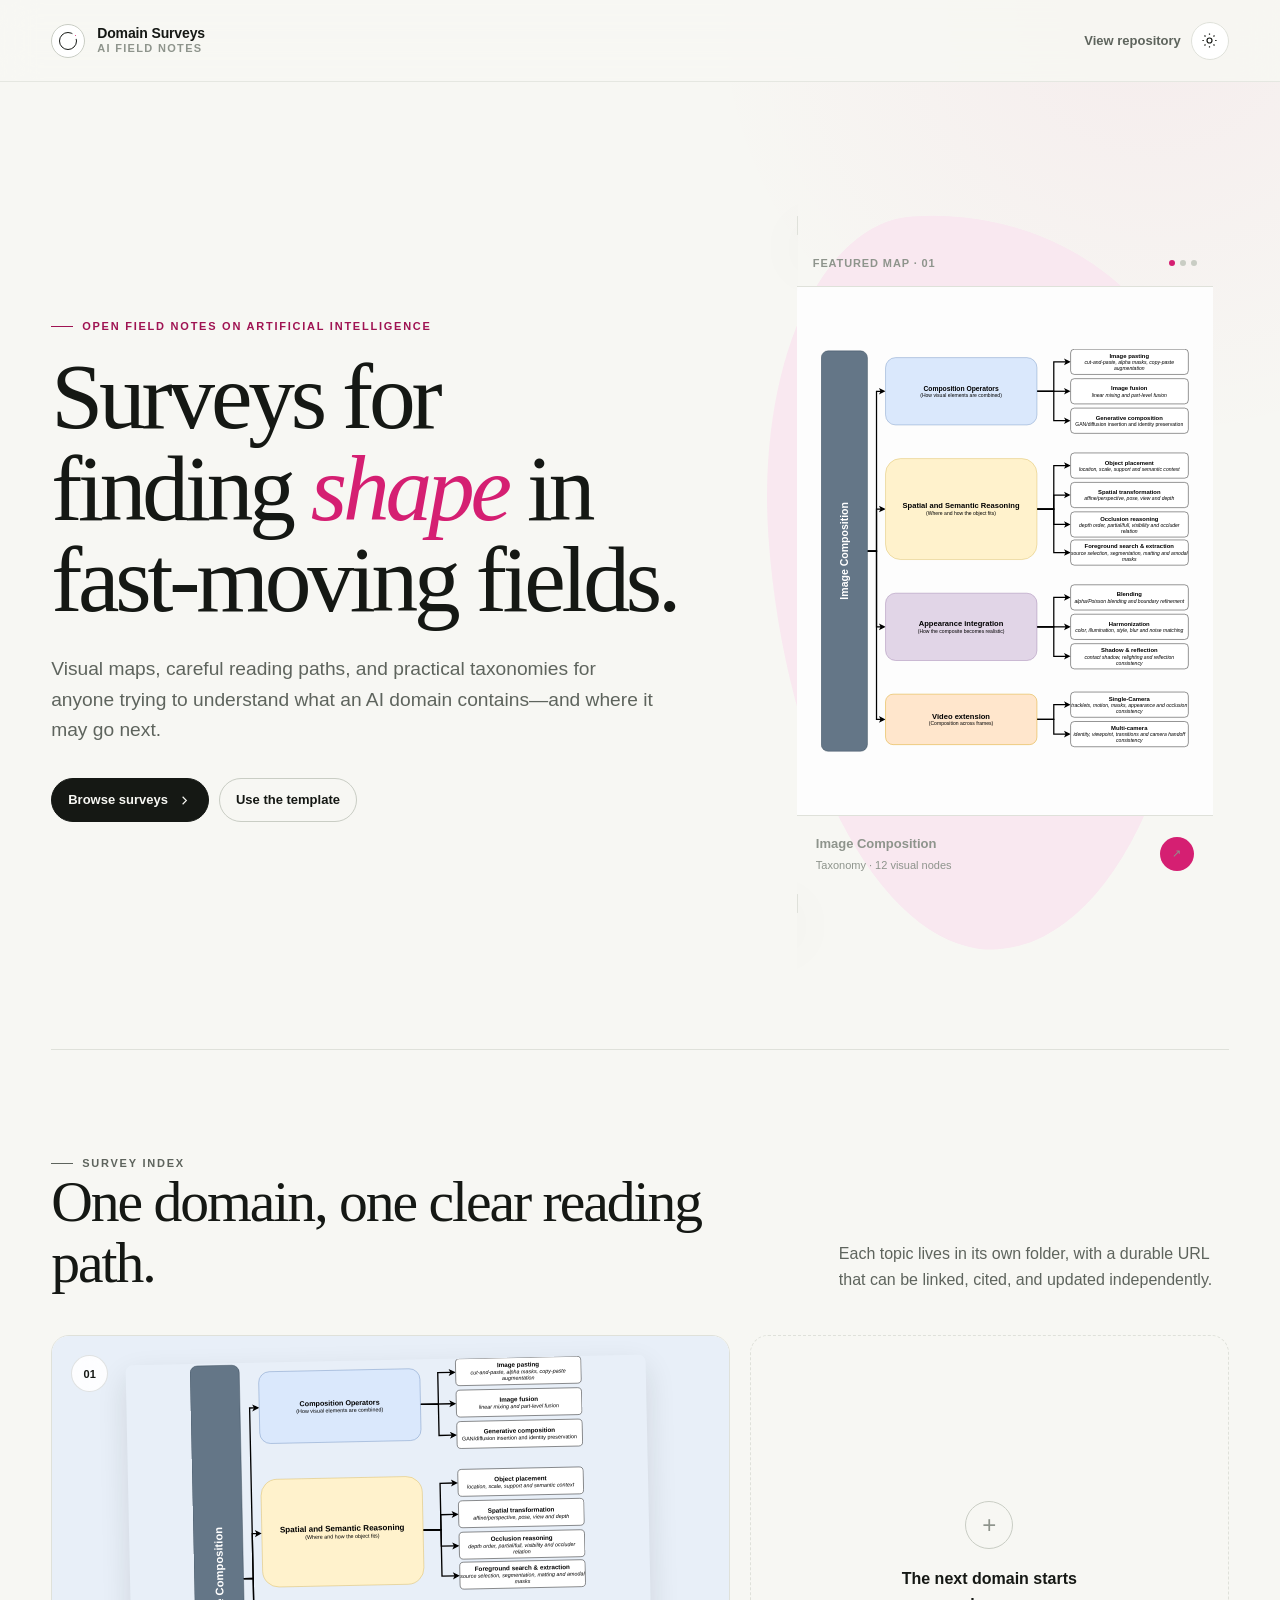
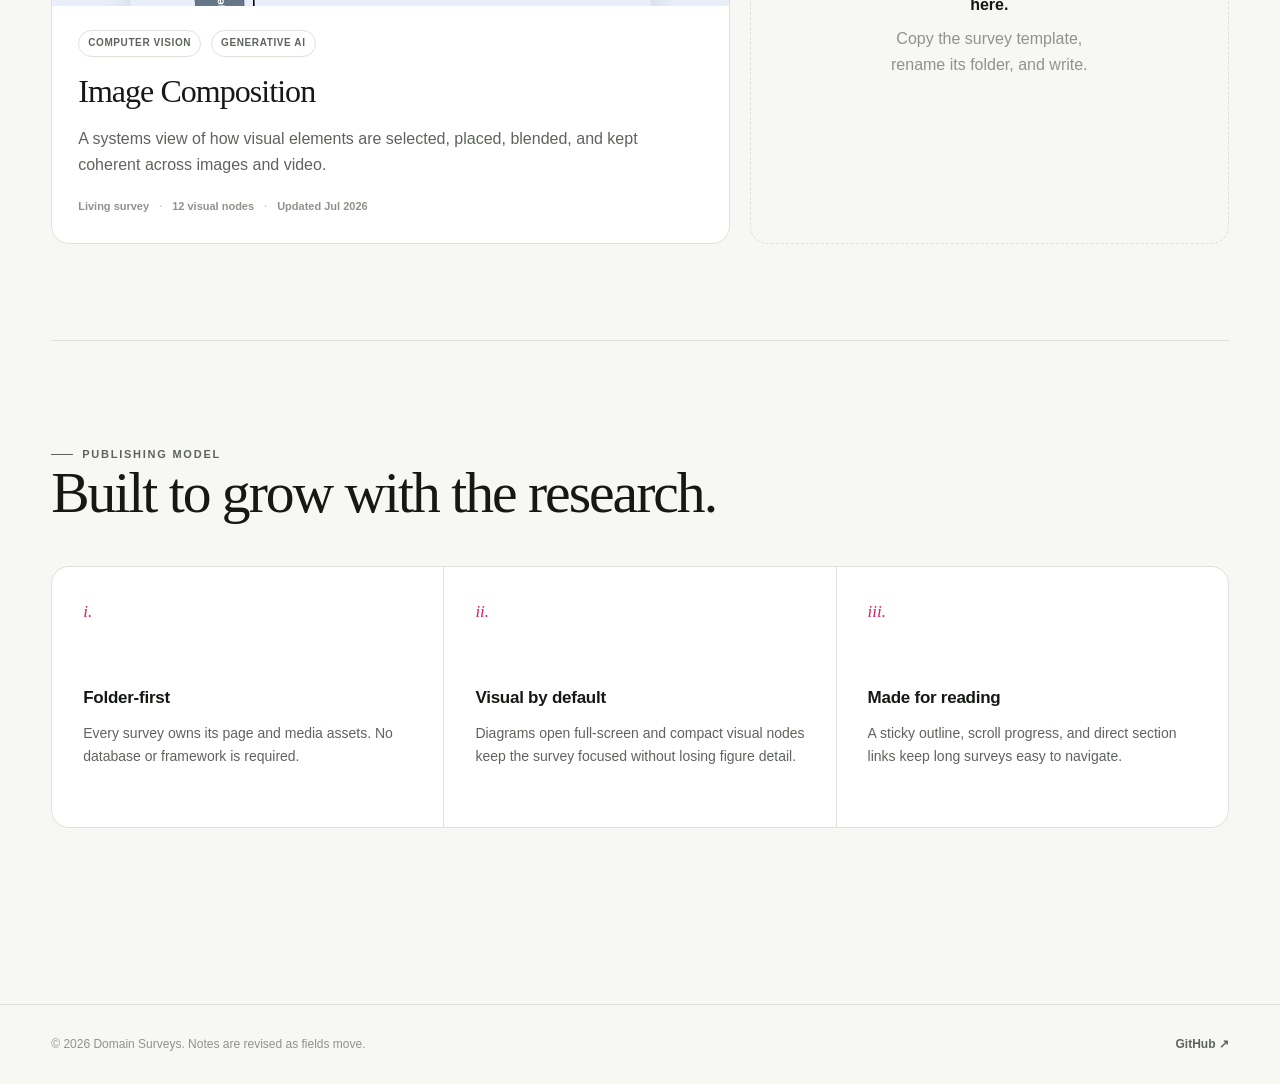
<file: index.html>
<!doctype html>
<html lang="en">
  <head>
    <meta charset="utf-8" />
    <meta name="viewport" content="width=device-width, initial-scale=1" />
    <meta
      name="description"
      content="Living visual surveys of fast-moving fields in artificial intelligence."
    />
    <meta name="theme-color" content="#f7f7f3" />
    <title>Domain Surveys — Visual field notes on AI</title>
    <link rel="icon" href="./assets/favicon.svg" type="image/svg+xml" />
    <link rel="stylesheet" href="./assets/styles.css?v=20260731-1" />
    <script>
      (() => {
        const saved = localStorage.getItem("domain-surveys-theme");
        const theme =
          saved || (matchMedia("(prefers-color-scheme: dark)").matches ? "dark" : "light");
        document.documentElement.dataset.theme = theme;
      })();
    </script>
  </head>
  <body>
    <a class="skip-link" href="#main">Skip to content</a>

    <header class="site-header">
      <a class="brand" href="./" aria-label="Domain Surveys home">
        <span class="brand-mark" aria-hidden="true"></span>
        <span class="brand-copy">
          <span>Domain Surveys</span>
          <span>AI field notes</span>
        </span>
      </a>
      <div class="header-actions">
        <a
          class="header-link"
          href="https://github.com/khengyun/domain-surveys"
          target="_blank"
          rel="noreferrer"
          >View repository</a
        >
        <button class="icon-button" type="button" data-theme-toggle aria-label="Switch theme">
          <svg
            class="theme-icon-sun"
            aria-hidden="true"
            viewBox="0 0 24 24"
            fill="none"
            stroke="currentColor"
            stroke-width="1.7"
          >
            <circle cx="12" cy="12" r="3.5"></circle>
            <path d="M12 2v2M12 20v2M4.93 4.93l1.42 1.42M17.65 17.65l1.42 1.42M2 12h2M20 12h2M4.93 19.07l1.42-1.42M17.65 6.35l1.42-1.42"></path>
          </svg>
          <svg
            class="theme-icon-moon"
            aria-hidden="true"
            viewBox="0 0 24 24"
            fill="none"
            stroke="currentColor"
            stroke-width="1.7"
          >
            <path d="M20 15.2A8.4 8.4 0 0 1 8.8 4a8.5 8.5 0 1 0 11.2 11.2Z"></path>
          </svg>
        </button>
      </div>
    </header>

    <main class="home-main" id="main">
      <section class="home-hero" aria-labelledby="hero-title">
        <div class="hero-copy">
          <p class="eyebrow">Open field notes on artificial intelligence</p>
          <h1 id="hero-title">Surveys for finding <em>shape</em> in fast-moving fields.</h1>
          <p>
            Visual maps, careful reading paths, and practical taxonomies for anyone trying to
            understand what an AI domain contains—and where it may go next.
          </p>
          <div class="hero-actions">
            <a class="button" href="#surveys">
              Browse surveys
              <svg
                aria-hidden="true"
                viewBox="0 0 24 24"
                fill="none"
                stroke="currentColor"
                stroke-width="1.8"
              >
                <path d="m9 18 6-6-6-6"></path>
              </svg>
            </a>
            <a class="button secondary" href="./survey-template/">Use the template</a>
          </div>
        </div>

        <div class="hero-preview" aria-label="Featured survey preview">
          <a class="preview-card" href="./image-composition/">
            <div class="preview-toolbar">
              <span>Featured map · 01</span>
              <span class="preview-dots" aria-hidden="true"><span></span><span></span><span></span></span>
            </div>
            <div class="preview-image">
              <img
                class="diagram-asset"
                src="./image-composition/assets/image-composition-taxonomy.drawio.svg"
                alt="Taxonomy diagram for the image composition survey"
                width="875"
                height="958"
              />
            </div>
            <div class="preview-caption">
              <span>
                <strong>Image Composition</strong>
                <span>Taxonomy · 12 visual nodes</span>
              </span>
              <span class="circle-arrow" aria-hidden="true">↗</span>
            </div>
          </a>
        </div>
      </section>

      <section class="catalog-section" id="surveys" aria-labelledby="catalog-title">
        <div class="section-heading">
          <div>
            <p class="eyebrow">Survey index</p>
            <h2 id="catalog-title">One domain, one clear reading path.</h2>
          </div>
          <p>
            Each topic lives in its own folder, with a durable URL that can be linked, cited, and
            updated independently.
          </p>
        </div>

        <div class="survey-grid">
          <article class="survey-card">
            <a class="survey-card-link" href="./image-composition/">
              <div class="card-visual">
                <span class="card-number">01</span>
                <img
                  class="diagram-asset"
                  src="./image-composition/assets/image-composition-taxonomy.drawio.svg"
                  alt=""
                  width="875"
                  height="958"
                  loading="lazy"
                />
              </div>
              <div class="card-copy">
                <div class="tag-row">
                  <span class="tag">Computer vision</span>
                  <span class="tag">Generative AI</span>
                </div>
                <h3>Image Composition</h3>
                <p>
                  A systems view of how visual elements are selected, placed, blended, and kept
                  coherent across images and video.
                </p>
                <div class="card-meta">
                  <span>Living survey</span>
                  <span>12 visual nodes</span>
                  <span>Updated Jul 2026</span>
                </div>
              </div>
            </a>
          </article>

          <article class="survey-card is-ghost">
            <div class="ghost-inner">
              <span class="ghost-plus" aria-hidden="true">+</span>
              <strong>The next domain starts here.</strong>
              <span>Copy the survey template, rename its folder, and write.</span>
            </div>
          </article>
        </div>
      </section>

      <section class="principles-section" aria-labelledby="principles-title">
        <div class="section-heading">
          <div>
            <p class="eyebrow">Publishing model</p>
            <h2 id="principles-title">Built to grow with the research.</h2>
          </div>
        </div>
        <div class="principle-grid">
          <article class="principle">
            <span class="principle-index">i.</span>
            <h3>Folder-first</h3>
            <p>
              Every survey owns its page and media assets. No database or framework is required.
            </p>
          </article>
          <article class="principle">
            <span class="principle-index">ii.</span>
            <h3>Visual by default</h3>
            <p>
              Diagrams open full-screen and compact visual nodes keep the survey focused without
              losing figure detail.
            </p>
          </article>
          <article class="principle">
            <span class="principle-index">iii.</span>
            <h3>Made for reading</h3>
            <p>
              A sticky outline, scroll progress, and direct section links keep long surveys easy
              to navigate.
            </p>
          </article>
        </div>
      </section>
    </main>

    <footer class="site-footer">
      <p>© <span data-current-year></span> Domain Surveys. Notes are revised as fields move.</p>
      <a href="https://github.com/khengyun/domain-surveys">GitHub ↗</a>
    </footer>

    <script src="./assets/site.js?v=20260731-1"></script>
  </body>
</html>
</file>
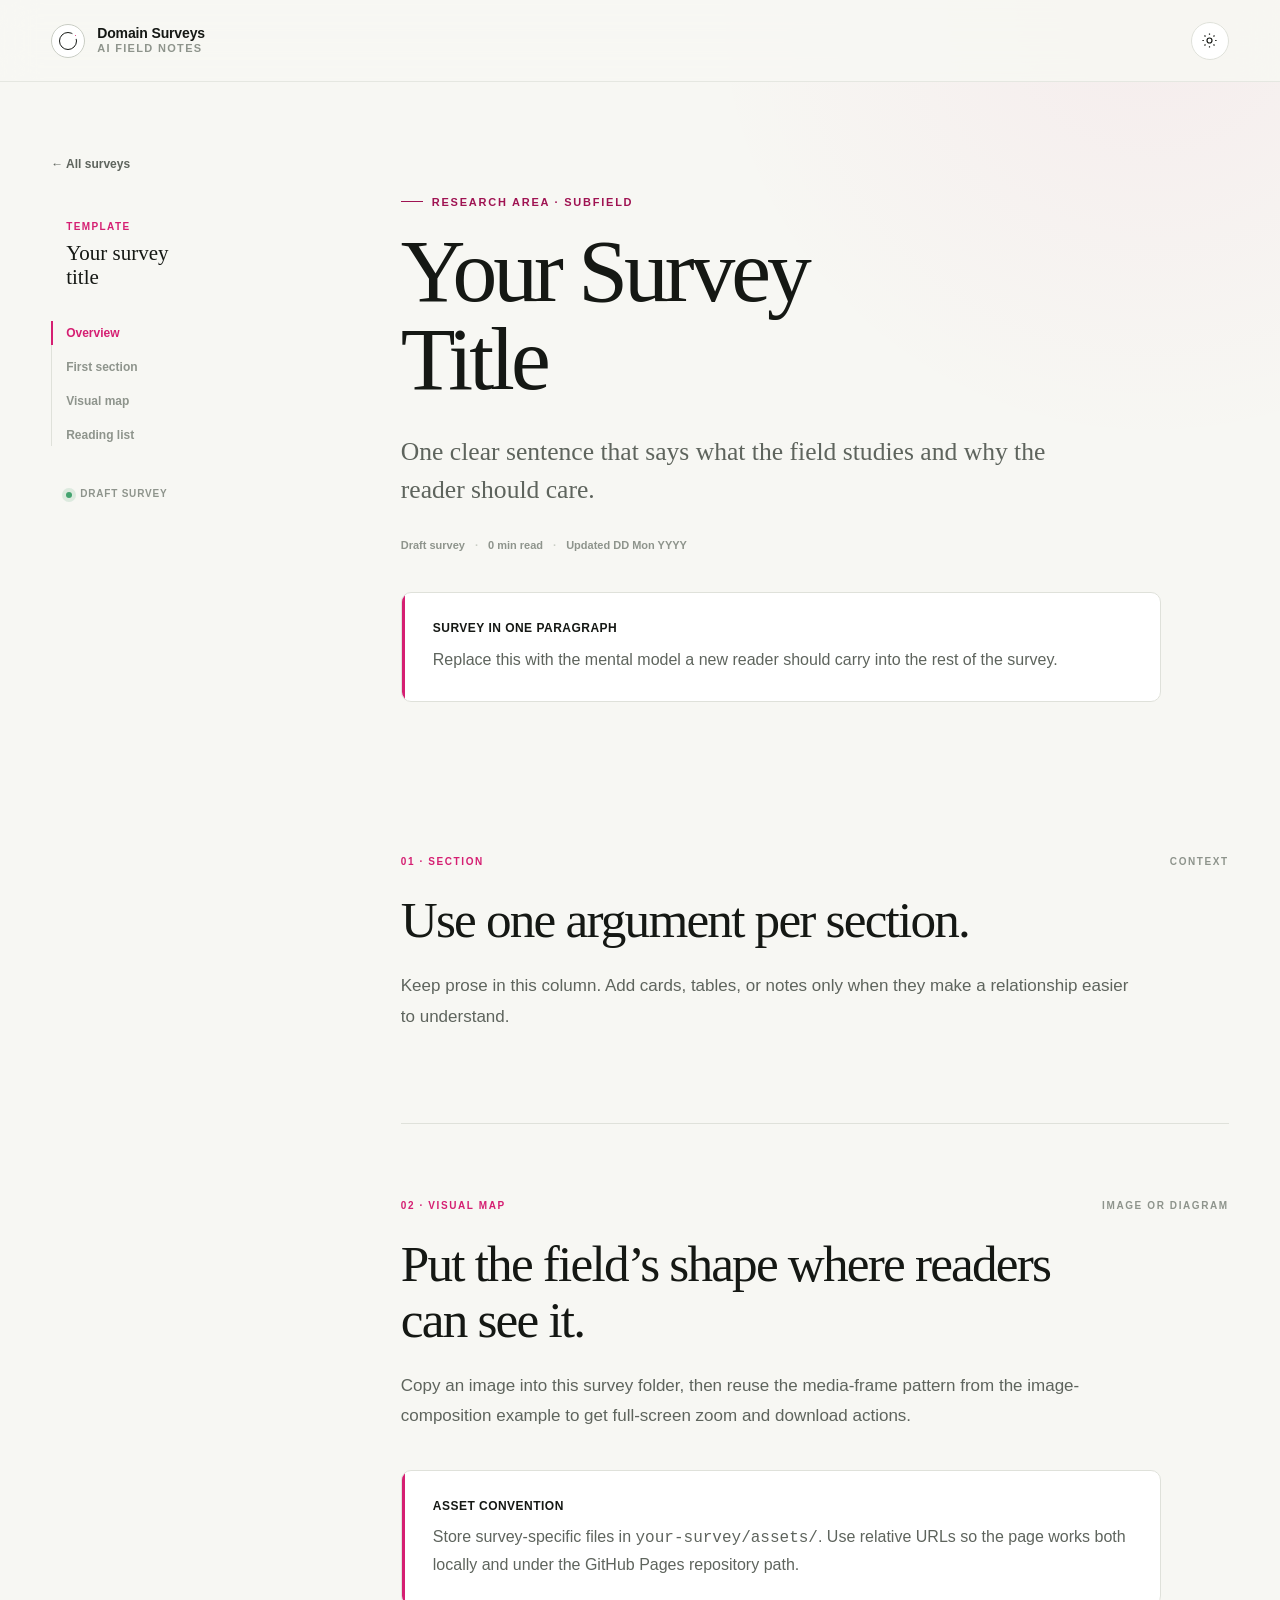
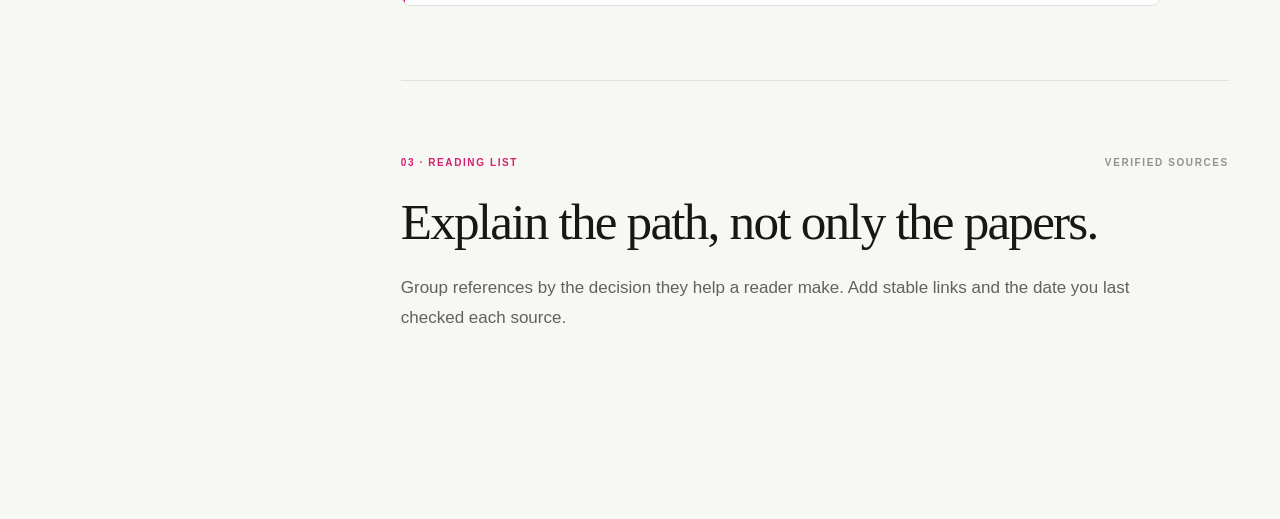
<file: survey-template/index.html>
<!doctype html>
<html lang="en">
  <head>
    <meta charset="utf-8" />
    <meta name="viewport" content="width=device-width, initial-scale=1" />
    <meta name="description" content="Starter template for a Domain Surveys article." />
    <title>Survey Template — Domain Surveys</title>
    <link rel="icon" href="../assets/favicon.svg" type="image/svg+xml" />
    <link rel="stylesheet" href="../assets/styles.css?v=20260731-1" />
    <script>
      (() => {
        const saved = localStorage.getItem("domain-surveys-theme");
        const theme =
          saved || (matchMedia("(prefers-color-scheme: dark)").matches ? "dark" : "light");
        document.documentElement.dataset.theme = theme;
      })();
    </script>
  </head>
  <body>
    <a class="skip-link" href="#article">Skip to survey</a>
    <div class="reading-progress" aria-hidden="true"><span data-reading-progress></span></div>
    <header class="site-header is-sticky">
      <a class="brand" href="../">
        <span class="brand-mark" aria-hidden="true"></span>
        <span class="brand-copy">
          <span>Domain Surveys</span>
          <span>AI field notes</span>
        </span>
      </a>
      <div class="header-actions">
        <button
          class="button secondary compact mobile-rail-toggle"
          type="button"
          data-rail-toggle
          aria-expanded="false"
          aria-controls="survey-navigation"
        >
          Contents
        </button>
        <button class="icon-button" type="button" data-theme-toggle aria-label="Switch theme">
          <svg
            class="theme-icon-sun"
            aria-hidden="true"
            viewBox="0 0 24 24"
            fill="none"
            stroke="currentColor"
            stroke-width="1.7"
          >
            <circle cx="12" cy="12" r="3.5"></circle>
            <path d="M12 2v2M12 20v2M4.93 4.93l1.42 1.42M17.65 17.65l1.42 1.42M2 12h2M20 12h2M4.93 19.07l1.42-1.42M17.65 6.35l1.42-1.42"></path>
          </svg>
          <svg
            class="theme-icon-moon"
            aria-hidden="true"
            viewBox="0 0 24 24"
            fill="none"
            stroke="currentColor"
            stroke-width="1.7"
          >
            <path d="M20 15.2A8.4 8.4 0 0 1 8.8 4a8.5 8.5 0 1 0 11.2 11.2Z"></path>
          </svg>
        </button>
      </div>
    </header>

    <main class="survey-shell">
      <aside class="survey-rail" id="survey-navigation" data-survey-rail>
        <a class="rail-back" href="../">← All surveys</a>
        <p class="rail-kicker">Template</p>
        <p class="rail-title">Your survey<br />title</p>
        <nav class="rail-nav" data-scrollspy>
          <a class="is-active" href="#overview">Overview</a>
          <a href="#section-one">First section</a>
          <a href="#visual-map">Visual map</a>
          <a href="#reading-list">Reading list</a>
        </nav>
        <div class="rail-status">Draft survey</div>
      </aside>

      <article class="survey-article" id="article">
        <header class="article-header" id="overview">
          <p class="eyebrow">Research area · subfield</p>
          <h1 class="article-title">Your Survey<br />Title</h1>
          <p class="article-lede">
            One clear sentence that says what the field studies and why the reader should care.
          </p>
          <div class="article-meta">
            <span>Draft survey</span>
            <span>0 min read</span>
            <span>Updated DD Mon YYYY</span>
          </div>
          <div class="abstract-box">
            <strong>Survey in one paragraph</strong>
            <p>
              Replace this with the mental model a new reader should carry into the rest of the
              survey.
            </p>
          </div>
        </header>

        <section class="article-section" id="section-one">
          <div class="section-label"><span>01 · Section</span><span>Context</span></div>
          <h2>Use one argument per section.</h2>
          <p>
            Keep prose in this column. Add cards, tables, or notes only when they make a
            relationship easier to understand.
          </p>
        </section>

        <section class="article-section" id="visual-map">
          <div class="section-label"><span>02 · Visual map</span><span>Image or diagram</span></div>
          <h2>Put the field’s shape where readers can see it.</h2>
          <p>
            Copy an image into this survey folder, then reuse the media-frame pattern from the
            image-composition example to get full-screen zoom and download actions.
          </p>
          <div class="abstract-box">
            <strong>Asset convention</strong>
            <p>
              Store survey-specific files in <code>your-survey/assets/</code>. Use relative URLs
              so the page works both locally and under the GitHub Pages repository path.
            </p>
          </div>
        </section>

        <section class="article-section" id="reading-list">
          <div class="section-label"><span>03 · Reading list</span><span>Verified sources</span></div>
          <h2>Explain the path, not only the papers.</h2>
          <p>
            Group references by the decision they help a reader make. Add stable links and the
            date you last checked each source.
          </p>
        </section>
      </article>
    </main>
    <script src="../assets/site.js?v=20260731-1"></script>
  </body>
</html>
</file>
<file: assets/styles.css>
:root {
  --paper: #f7f7f3;
  --paper-raised: #ffffff;
  --ink: #151814;
  --ink-soft: #5e645d;
  --ink-faint: #8e948c;
  --line: #dfe1da;
  --line-strong: #c9cdc4;
  --accent: #d51f72;
  --accent-soft: #f9e8f0;
  --accent-ink: #9f1352;
  --moss: #2f5e4b;
  --moss-soft: #e8f0eb;
  --amber: #aa6a18;
  --amber-soft: #f8efdf;
  --violet: #685187;
  --violet-soft: #eee9f4;
  --blue: #3d6697;
  --blue-soft: #e8eff8;
  --shadow: 0 22px 60px rgba(32, 35, 29, 0.08);
  --shadow-small: 0 8px 26px rgba(32, 35, 29, 0.07);
  --radius-small: 10px;
  --radius-medium: 18px;
  --radius-large: 28px;
  --page-gutter: clamp(20px, 4vw, 64px);
  --font-sans: Inter, ui-sans-serif, -apple-system, BlinkMacSystemFont, "Segoe UI", sans-serif;
  --font-serif: "Iowan Old Style", "Palatino Linotype", "Book Antiqua", Palatino, Georgia, serif;
  color-scheme: light;
}

[data-theme="dark"] {
  --paper: #111310;
  --paper-raised: #191c18;
  --ink: #eff1ea;
  --ink-soft: #b2b8ae;
  --ink-faint: #858c82;
  --line: #30342e;
  --line-strong: #434940;
  --accent: #ff5da6;
  --accent-soft: #3b1b2a;
  --accent-ink: #ff8fbe;
  --moss: #9ac8ae;
  --moss-soft: #203229;
  --amber: #e8b96d;
  --amber-soft: #382c19;
  --violet: #c4ade2;
  --violet-soft: #2e2737;
  --blue: #9bbce4;
  --blue-soft: #202e40;
  --shadow: 0 22px 60px rgba(0, 0, 0, 0.24);
  --shadow-small: 0 8px 26px rgba(0, 0, 0, 0.2);
  color-scheme: dark;
}

*,
*::before,
*::after {
  box-sizing: border-box;
}

html {
  scroll-behavior: smooth;
  scroll-padding-top: 104px;
}

body {
  min-width: 320px;
  margin: 0;
  background:
    radial-gradient(circle at 90% 0%, color-mix(in srgb, var(--accent) 5%, transparent) 0, transparent 28rem),
    var(--paper);
  color: var(--ink);
  font-family: var(--font-sans);
  font-size: 16px;
  line-height: 1.65;
  text-rendering: optimizeLegibility;
  -webkit-font-smoothing: antialiased;
}

body.is-locked {
  overflow: hidden;
}

a {
  color: inherit;
  text-decoration-thickness: 1px;
  text-underline-offset: 0.2em;
}

button,
input {
  font: inherit;
}

button {
  color: inherit;
}

img,
video {
  display: block;
  max-width: 100%;
}

.diagram-asset {
  color-scheme: only light;
}

::selection {
  background: var(--accent);
  color: #fff;
}

.skip-link {
  position: fixed;
  z-index: 200;
  top: 12px;
  left: 12px;
  padding: 8px 12px;
  transform: translateY(-160%);
  border-radius: 8px;
  background: var(--ink);
  color: var(--paper);
  text-decoration: none;
}

.skip-link:focus {
  transform: translateY(0);
}

.reading-progress {
  position: fixed;
  z-index: 120;
  top: 0;
  left: 0;
  width: 100%;
  height: 3px;
  background: transparent;
  pointer-events: none;
}

.reading-progress span {
  display: block;
  width: 0;
  height: 100%;
  background: var(--accent);
  transition: width 80ms linear;
}

.site-header {
  position: relative;
  z-index: 100;
  display: flex;
  min-height: 82px;
  align-items: center;
  justify-content: space-between;
  gap: 24px;
  padding: 16px var(--page-gutter);
  border-bottom: 1px solid color-mix(in srgb, var(--line) 76%, transparent);
  background: color-mix(in srgb, var(--paper) 88%, transparent);
  backdrop-filter: blur(18px);
}

.site-header.is-sticky {
  position: sticky;
  top: 0;
}

.brand {
  display: inline-flex;
  align-items: center;
  gap: 12px;
  color: var(--ink);
  font-size: 14px;
  font-weight: 750;
  letter-spacing: -0.01em;
  line-height: 1.05;
  text-decoration: none;
}

.brand-mark {
  position: relative;
  width: 34px;
  height: 34px;
  flex: 0 0 34px;
  border: 1px solid var(--line-strong);
  border-radius: 50%;
  background: var(--paper-raised);
}

.brand-mark::before,
.brand-mark::after {
  position: absolute;
  content: "";
}

.brand-mark::before {
  inset: 7px;
  border: 1px solid var(--ink);
  border-radius: 50%;
}

.brand-mark::after {
  top: 7px;
  right: 5px;
  width: 7px;
  height: 7px;
  border: 3px solid var(--paper-raised);
  border-radius: 50%;
  background: var(--accent);
}

.brand-copy {
  display: grid;
  gap: 2px;
}

.brand-copy span:last-child {
  color: var(--ink-faint);
  font-size: 11px;
  font-weight: 600;
  letter-spacing: 0.12em;
  text-transform: uppercase;
}

.header-actions,
.hero-actions,
.media-actions,
.card-meta,
.article-meta,
.tag-row {
  display: flex;
  flex-wrap: wrap;
  align-items: center;
  gap: 10px;
}

.header-link {
  color: var(--ink-soft);
  font-size: 13px;
  font-weight: 650;
  text-decoration: none;
}

.header-link:hover {
  color: var(--ink);
}

.icon-button {
  display: inline-grid;
  width: 38px;
  height: 38px;
  place-items: center;
  border: 1px solid var(--line);
  border-radius: 50%;
  background: var(--paper-raised);
  cursor: pointer;
  transition:
    border-color 180ms ease,
    transform 180ms ease;
}

.icon-button:hover {
  transform: translateY(-1px);
  border-color: var(--line-strong);
}

.icon-button svg {
  width: 17px;
  height: 17px;
}

.theme-icon-moon {
  display: none;
}

[data-theme="dark"] .theme-icon-sun {
  display: none;
}

[data-theme="dark"] .theme-icon-moon {
  display: block;
}

.button {
  display: inline-flex;
  min-height: 44px;
  align-items: center;
  justify-content: center;
  gap: 9px;
  padding: 10px 16px;
  border: 1px solid var(--ink);
  border-radius: 999px;
  background: var(--ink);
  color: var(--paper);
  font-size: 13px;
  font-weight: 700;
  text-decoration: none;
  transition:
    transform 180ms ease,
    box-shadow 180ms ease;
}

.button:hover {
  transform: translateY(-2px);
  box-shadow: var(--shadow-small);
}

.button.secondary {
  border-color: var(--line-strong);
  background: transparent;
  color: var(--ink);
  box-shadow: none;
}

.button.compact {
  min-height: 36px;
  padding: 7px 12px;
  font-size: 12px;
}

.button svg {
  width: 15px;
  height: 15px;
}

.eyebrow {
  display: inline-flex;
  align-items: center;
  gap: 9px;
  margin: 0 0 16px;
  color: var(--accent-ink);
  font-size: 11px;
  font-weight: 800;
  letter-spacing: 0.16em;
  text-transform: uppercase;
}

.eyebrow::before {
  width: 22px;
  height: 1px;
  background: currentColor;
  content: "";
}

.home-main {
  width: min(1380px, 100%);
  margin: 0 auto;
  padding: 0 var(--page-gutter) 80px;
}

.home-hero {
  display: grid;
  min-height: min(700px, calc(100vh - 82px));
  grid-template-columns: minmax(0, 1.05fr) minmax(420px, 0.75fr);
  align-items: center;
  gap: clamp(48px, 8vw, 120px);
  padding: clamp(64px, 9vw, 130px) 0;
}

.hero-copy h1,
.article-title {
  margin: 0;
  font-family: var(--font-serif);
  font-weight: 500;
  letter-spacing: -0.045em;
  line-height: 0.98;
}

.hero-copy h1 {
  max-width: 820px;
  font-size: clamp(56px, 7.3vw, 106px);
}

.hero-copy h1 em {
  color: var(--accent);
  font-weight: 500;
}

.hero-copy > p:not(.eyebrow) {
  max-width: 610px;
  margin: 28px 0 32px;
  color: var(--ink-soft);
  font-size: clamp(17px, 1.5vw, 21px);
  line-height: 1.6;
}

.hero-preview {
  position: relative;
  padding: 16px;
}

.hero-preview::before {
  position: absolute;
  z-index: -1;
  inset: 2% 5% -2% -2%;
  border-radius: 38% 62% 54% 46% / 42% 33% 67% 58%;
  background: var(--accent-soft);
  content: "";
  transform: rotate(-4deg);
}

.preview-card {
  position: relative;
  overflow: hidden;
  border: 1px solid var(--line);
  border-radius: var(--radius-large);
  background: var(--paper-raised);
  box-shadow: var(--shadow);
  text-decoration: none;
}

.preview-toolbar {
  display: flex;
  align-items: center;
  justify-content: space-between;
  padding: 14px 16px;
  border-bottom: 1px solid var(--line);
  color: var(--ink-faint);
  font-size: 11px;
  font-weight: 700;
  letter-spacing: 0.08em;
  text-transform: uppercase;
}

.preview-dots {
  display: flex;
  gap: 5px;
}

.preview-dots span {
  width: 6px;
  height: 6px;
  border-radius: 50%;
  background: var(--line-strong);
}

.preview-dots span:first-child {
  background: var(--accent);
}

.preview-image {
  display: grid;
  min-height: 410px;
  place-items: center;
  padding: 24px;
  background: #fdfdfd;
}

.preview-image img {
  width: 100%;
  max-height: 480px;
  object-fit: contain;
}

.preview-caption {
  display: flex;
  align-items: center;
  justify-content: space-between;
  gap: 18px;
  padding: 17px 19px;
  border-top: 1px solid var(--line);
}

.preview-caption strong {
  display: block;
  margin-bottom: 2px;
  font-size: 13px;
}

.preview-caption span {
  color: var(--ink-faint);
  font-size: 11px;
}

.circle-arrow {
  display: grid;
  width: 34px;
  height: 34px;
  flex: 0 0 34px;
  place-items: center;
  border-radius: 50%;
  background: var(--accent);
  color: white;
}

.catalog-section,
.principles-section {
  padding: 96px 0;
  border-top: 1px solid var(--line);
}

.section-heading {
  display: flex;
  align-items: end;
  justify-content: space-between;
  gap: 32px;
  margin-bottom: 42px;
}

.section-heading h2 {
  max-width: 760px;
  margin: 0;
  font-family: var(--font-serif);
  font-size: clamp(36px, 4.5vw, 62px);
  font-weight: 500;
  letter-spacing: -0.035em;
  line-height: 1.05;
}

.section-heading p {
  max-width: 390px;
  margin: 0;
  color: var(--ink-soft);
}

.survey-grid {
  display: grid;
  grid-template-columns: repeat(12, minmax(0, 1fr));
  gap: 20px;
}

.survey-card {
  grid-column: span 7;
  min-height: 430px;
  overflow: hidden;
  border: 1px solid var(--line);
  border-radius: var(--radius-medium);
  background: var(--paper-raised);
  transition:
    border-color 180ms ease,
    transform 180ms ease,
    box-shadow 180ms ease;
}

.survey-card:hover {
  transform: translateY(-4px);
  border-color: var(--line-strong);
  box-shadow: var(--shadow-small);
}

.survey-card.is-ghost {
  display: grid;
  grid-column: span 5;
  place-items: center;
  border-style: dashed;
  background: transparent;
  color: var(--ink-faint);
  text-align: center;
}

.survey-card-link {
  display: grid;
  height: 100%;
  grid-template-rows: minmax(235px, 1fr) auto;
  color: inherit;
  text-decoration: none;
}

.card-visual {
  position: relative;
  overflow: hidden;
  min-height: 270px;
  padding: 28px;
  background: var(--blue-soft);
}

.card-visual img {
  position: absolute;
  top: 24px;
  left: 50%;
  width: min(82%, 520px);
  height: auto;
  max-height: 430px;
  border-radius: 7px;
  object-fit: contain;
  box-shadow: 0 12px 30px rgba(24, 29, 24, 0.12);
  transform: translateX(-50%) rotate(-1.2deg);
  transition: transform 400ms ease;
}

.survey-card:hover .card-visual img {
  transform: translateX(-50%) rotate(0deg) scale(1.015);
}

.card-number {
  position: absolute;
  z-index: 2;
  top: 19px;
  left: 19px;
  display: grid;
  width: 37px;
  height: 37px;
  place-items: center;
  border: 1px solid color-mix(in srgb, var(--ink) 12%, transparent);
  border-radius: 50%;
  background: color-mix(in srgb, var(--paper-raised) 88%, transparent);
  font-size: 11px;
  font-weight: 800;
  backdrop-filter: blur(8px);
}

.card-copy {
  padding: 24px 26px 27px;
}

.card-copy h3 {
  margin: 8px 0 8px;
  font-family: var(--font-serif);
  font-size: clamp(27px, 2.5vw, 38px);
  font-weight: 500;
  letter-spacing: -0.03em;
}

.card-copy p {
  max-width: 620px;
  margin: 0 0 19px;
  color: var(--ink-soft);
}

.tag {
  display: inline-flex;
  min-height: 26px;
  align-items: center;
  padding: 4px 9px;
  border: 1px solid var(--line);
  border-radius: 999px;
  color: var(--ink-soft);
  font-size: 10px;
  font-weight: 750;
  letter-spacing: 0.06em;
  text-transform: uppercase;
}

.card-meta {
  color: var(--ink-faint);
  font-size: 11px;
  font-weight: 650;
}

.card-meta span + span::before,
.article-meta span + span::before {
  margin-right: 10px;
  color: var(--line-strong);
  content: "·";
}

.ghost-inner {
  max-width: 280px;
  padding: 40px;
}

.ghost-plus {
  display: grid;
  width: 48px;
  height: 48px;
  margin: 0 auto 17px;
  place-items: center;
  border: 1px solid var(--line-strong);
  border-radius: 50%;
  font-size: 24px;
}

.ghost-inner strong {
  display: block;
  margin-bottom: 7px;
  color: var(--ink);
}

.principle-grid {
  display: grid;
  grid-template-columns: repeat(3, 1fr);
  gap: 1px;
  overflow: hidden;
  border: 1px solid var(--line);
  border-radius: var(--radius-medium);
  background: var(--line);
}

.principle {
  min-height: 260px;
  padding: 31px;
  background: var(--paper-raised);
}

.principle-index {
  color: var(--accent);
  font-family: var(--font-serif);
  font-size: 17px;
  font-style: italic;
}

.principle h3 {
  margin: 58px 0 10px;
  font-size: 17px;
  letter-spacing: -0.015em;
}

.principle p {
  margin: 0;
  color: var(--ink-soft);
  font-size: 14px;
}

.site-footer {
  display: flex;
  align-items: center;
  justify-content: space-between;
  gap: 24px;
  padding: 30px var(--page-gutter);
  border-top: 1px solid var(--line);
  color: var(--ink-faint);
  font-size: 12px;
}

.site-footer p {
  margin: 0;
}

.site-footer a {
  color: var(--ink-soft);
  font-weight: 650;
  text-decoration: none;
}

/* Survey article */
.survey-shell {
  display: grid;
  width: min(1480px, 100%);
  grid-template-columns: 260px minmax(0, 840px);
  justify-content: center;
  gap: clamp(48px, 7vw, 110px);
  margin: 0 auto;
  padding: 0 var(--page-gutter) 96px;
}

.survey-rail {
  position: sticky;
  top: 112px;
  align-self: start;
  height: calc(100vh - 136px);
  padding: 38px 0 28px;
  overflow-y: auto;
  scrollbar-width: thin;
  scrollbar-color: var(--line-strong) transparent;
}

.rail-back {
  display: inline-flex;
  align-items: center;
  gap: 8px;
  margin-bottom: 44px;
  color: var(--ink-soft);
  font-size: 12px;
  font-weight: 700;
  text-decoration: none;
}

.rail-back:hover {
  color: var(--ink);
}

.rail-kicker {
  margin: 0 0 6px 15px;
  color: var(--accent);
  font-size: 10px;
  font-weight: 850;
  letter-spacing: 0.14em;
  text-transform: uppercase;
}

.rail-title {
  margin: 0 0 28px 15px;
  font-family: var(--font-serif);
  font-size: 21px;
  font-weight: 500;
  line-height: 1.15;
}

.rail-nav {
  position: relative;
  display: grid;
  gap: 4px;
  padding-left: 15px;
}

.rail-nav::before {
  position: absolute;
  top: 4px;
  bottom: 4px;
  left: 0;
  width: 1px;
  background: var(--line);
  content: "";
}

.rail-nav a {
  position: relative;
  display: block;
  padding: 7px 8px 7px 0;
  color: var(--ink-faint);
  font-size: 12px;
  font-weight: 580;
  line-height: 1.35;
  text-decoration: none;
  transition:
    color 150ms ease,
    transform 150ms ease;
}

.rail-nav a::before {
  position: absolute;
  top: 3px;
  bottom: 3px;
  left: -15px;
  width: 1px;
  background: transparent;
  content: "";
}

.rail-nav a:hover {
  color: var(--ink);
  transform: translateX(2px);
}

.rail-nav a.is-active {
  color: var(--accent);
  font-weight: 760;
}

.rail-nav a.is-active::before,
.rail-nav a.is-ancestor::before {
  width: 2px;
  background: var(--accent);
}

.rail-nav a.is-ancestor {
  color: var(--ink);
  font-weight: 760;
}

.rail-nav-group {
  display: grid;
  gap: 2px;
}

.rail-parent {
  display: flex !important;
  align-items: center;
  justify-content: space-between;
  gap: 8px;
}

.rail-parent::after {
  color: var(--ink-faint);
  content: "⌄";
  font-size: 11px;
  font-weight: 500;
}

.rail-children {
  position: relative;
  display: grid;
  gap: 1px;
  margin: 3px 0 9px 12px;
  padding: 3px 0 4px 18px;
}

.rail-children::before {
  position: absolute;
  top: 3px;
  bottom: 4px;
  left: 0;
  width: 1px;
  background: var(--line);
  content: "";
}

.rail-children a {
  padding: 5px 7px 5px 0;
  font-size: 11px;
  line-height: 1.28;
}

.rail-children a::before {
  top: 2px;
  bottom: 2px;
  left: -18px;
}

.rail-children a::after {
  position: absolute;
  top: 50%;
  left: -18px;
  width: 10px;
  height: 1px;
  background: var(--line);
  content: "";
}

.rail-children a:hover::after,
.rail-children a.is-active::after {
  background: var(--accent);
}

.rail-status {
  display: flex;
  align-items: center;
  gap: 8px;
  margin: 36px 0 0 15px;
  color: var(--ink-faint);
  font-size: 10px;
  font-weight: 700;
  letter-spacing: 0.08em;
  text-transform: uppercase;
}

.rail-status::before {
  width: 6px;
  height: 6px;
  border-radius: 50%;
  background: #44a36f;
  box-shadow: 0 0 0 4px color-mix(in srgb, #44a36f 15%, transparent);
  content: "";
}

.survey-article {
  min-width: 0;
  padding-top: clamp(68px, 8vw, 118px);
}

.article-header {
  margin-bottom: 78px;
}

.article-title {
  max-width: 820px;
  font-size: clamp(56px, 7vw, 96px);
}

.article-lede {
  max-width: 690px;
  margin: 30px 0 27px;
  color: var(--ink-soft);
  font-family: var(--font-serif);
  font-size: clamp(20px, 2vw, 27px);
  line-height: 1.5;
}

.article-meta {
  color: var(--ink-faint);
  font-size: 11px;
  font-weight: 650;
}

.article-section {
  padding: 74px 0;
  border-top: 1px solid var(--line);
}

.article-section:first-of-type {
  border-top: 0;
}

.section-label {
  display: flex;
  align-items: center;
  justify-content: space-between;
  gap: 20px;
  margin-bottom: 22px;
  color: var(--accent);
  font-size: 10px;
  font-weight: 850;
  letter-spacing: 0.16em;
  text-transform: uppercase;
}

.section-label span:last-child {
  color: var(--ink-faint);
  font-weight: 650;
}

.article-section h2 {
  max-width: 700px;
  margin: 0 0 24px;
  font-family: var(--font-serif);
  font-size: clamp(35px, 4vw, 54px);
  font-weight: 500;
  letter-spacing: -0.035em;
  line-height: 1.08;
}

.article-section > p,
.article-section > .prose p {
  max-width: 735px;
  color: var(--ink-soft);
  font-size: 17px;
  line-height: 1.78;
}

.article-section p a {
  color: var(--ink);
  font-weight: 650;
  text-decoration-color: var(--accent);
}

.abstract-box {
  position: relative;
  max-width: 760px;
  margin-top: 38px;
  padding: 26px 29px 27px 31px;
  overflow: hidden;
  border: 1px solid var(--line);
  border-radius: var(--radius-small);
  background: var(--paper-raised);
}

.abstract-box::before {
  position: absolute;
  top: 0;
  bottom: 0;
  left: 0;
  width: 3px;
  background: var(--accent);
  content: "";
}

.abstract-box strong {
  display: block;
  margin-bottom: 8px;
  font-size: 12px;
  letter-spacing: 0.04em;
  text-transform: uppercase;
}

.abstract-box p {
  margin: 0;
  color: var(--ink-soft);
}

.scope-grid,
.taxonomy-grid {
  display: grid;
  grid-template-columns: repeat(2, minmax(0, 1fr));
  gap: 12px;
  margin-top: 36px;
}

.scope-card,
.taxonomy-card {
  border: 1px solid var(--line);
  border-radius: 14px;
  background: var(--paper-raised);
}

.scope-card {
  padding: 23px;
}

.scope-card svg {
  width: 20px;
  height: 20px;
  margin-bottom: 32px;
  color: var(--accent);
}

.scope-card h3,
.taxonomy-card h3 {
  margin: 0 0 7px;
  font-size: 15px;
  letter-spacing: -0.01em;
}

.scope-card p,
.taxonomy-card p {
  margin: 0;
  color: var(--ink-soft);
  font-size: 13px;
  line-height: 1.6;
}

.taxonomy-card {
  position: relative;
  min-height: 205px;
  padding: 24px;
  overflow: hidden;
}

.taxonomy-card::after {
  position: absolute;
  right: -28px;
  bottom: -28px;
  width: 96px;
  height: 96px;
  border: 1px solid currentColor;
  border-radius: 50%;
  content: "";
  opacity: 0.12;
}

.taxonomy-card .taxonomy-number {
  display: grid;
  width: 29px;
  height: 29px;
  place-items: center;
  margin-bottom: 37px;
  border: 1px solid currentColor;
  border-radius: 50%;
  font-family: var(--font-serif);
  font-size: 12px;
  font-style: italic;
}

.taxonomy-card.blue {
  background: var(--blue-soft);
  color: var(--blue);
}

.taxonomy-card.amber {
  background: var(--amber-soft);
  color: var(--amber);
}

.taxonomy-card.violet {
  background: var(--violet-soft);
  color: var(--violet);
}

.taxonomy-card.moss {
  background: var(--moss-soft);
  color: var(--moss);
}

.taxonomy-card h3 {
  color: var(--ink);
}

.taxonomy-card p {
  color: var(--ink-soft);
}

.media-frame {
  overflow: hidden;
  margin: 38px 0 0;
  border: 1px solid var(--line);
  border-radius: var(--radius-medium);
  background: var(--paper-raised);
  box-shadow: var(--shadow-small);
}

.media-toolbar {
  display: flex;
  min-height: 50px;
  align-items: center;
  justify-content: space-between;
  gap: 20px;
  padding: 10px 13px 10px 18px;
  border-bottom: 1px solid var(--line);
}

.media-title {
  display: flex;
  align-items: center;
  gap: 9px;
  min-width: 0;
  color: var(--ink-soft);
  font-size: 11px;
  font-weight: 700;
}

.media-title span:first-child {
  width: 7px;
  height: 7px;
  flex: 0 0 7px;
  border-radius: 50%;
  background: var(--accent);
}

.media-title span:last-child {
  overflow: hidden;
  text-overflow: ellipsis;
  white-space: nowrap;
}

.media-actions {
  flex-wrap: nowrap;
}

.media-canvas {
  display: grid;
  width: 100%;
  min-height: 360px;
  place-items: center;
  padding: clamp(18px, 4vw, 42px);
  overflow: auto;
  border: 0;
  border-radius: 0;
  background:
    linear-gradient(45deg, #f2f2ef 25%, transparent 25%),
    linear-gradient(-45deg, #f2f2ef 25%, transparent 25%),
    linear-gradient(45deg, transparent 75%, #f2f2ef 75%),
    linear-gradient(-45deg, transparent 75%, #f2f2ef 75%),
    #fafaf8;
  background-position: 0 0, 0 8px, 8px -8px, -8px 0;
  background-size: 16px 16px;
  cursor: zoom-in;
}

[data-theme="dark"] .media-canvas {
  background:
    linear-gradient(45deg, #20231f 25%, transparent 25%),
    linear-gradient(-45deg, #20231f 25%, transparent 25%),
    linear-gradient(45deg, transparent 75%, #20231f 75%),
    linear-gradient(-45deg, transparent 75%, #20231f 75%),
    #181b17;
  background-position: 0 0, 0 8px, 8px -8px, -8px 0;
  background-size: 16px 16px;
}

.media-canvas img {
  width: min(100%, 780px);
  height: auto;
  border: 1px solid rgba(0, 0, 0, 0.12);
  background: white;
  box-shadow: 0 12px 36px rgba(22, 25, 20, 0.12);
}

.media-frame figcaption,
.video-frame figcaption {
  padding: 17px 20px 18px;
  border-top: 1px solid var(--line);
  color: var(--ink-faint);
  font-size: 11px;
  line-height: 1.55;
}

.media-frame figcaption strong,
.video-frame figcaption strong {
  color: var(--ink-soft);
}

.reading-note {
  display: grid;
  grid-template-columns: 32px 1fr;
  gap: 14px;
  max-width: 750px;
  margin-top: 28px;
  padding: 20px 22px;
  border-radius: 12px;
  background: var(--accent-soft);
  color: var(--accent-ink);
}

.reading-note svg {
  width: 20px;
  height: 20px;
  margin-top: 2px;
}

.reading-note p {
  margin: 0;
  font-size: 13px;
  line-height: 1.65;
}

.systems-table {
  width: 100%;
  margin-top: 38px;
  border-collapse: collapse;
  font-size: 13px;
}

.systems-table th,
.systems-table td {
  padding: 18px 13px;
  border-bottom: 1px solid var(--line);
  text-align: left;
  vertical-align: top;
}

.systems-table th {
  color: var(--ink-faint);
  font-size: 9px;
  font-weight: 850;
  letter-spacing: 0.12em;
  text-transform: uppercase;
}

.systems-table td:first-child {
  color: var(--ink);
  font-weight: 700;
}

.systems-table td {
  color: var(--ink-soft);
}

.subtopic-jump-nav {
  display: grid;
  grid-template-columns: repeat(2, minmax(0, 1fr));
  margin-top: 38px;
  overflow: hidden;
  border: 1px solid var(--line);
  border-radius: 14px;
  background: var(--line);
  gap: 1px;
}

.subtopic-jump-nav a {
  position: relative;
  padding: 12px 16px 12px 30px;
  background: var(--paper-raised);
  color: var(--ink-soft);
  font-size: 12px;
  font-weight: 650;
  text-decoration: none;
  transition:
    color 160ms ease,
    background 160ms ease;
}

.subtopic-jump-nav a::before {
  position: absolute;
  top: 50%;
  left: 15px;
  width: 5px;
  height: 5px;
  border-radius: 50%;
  background: var(--line-strong);
  content: "";
  transform: translateY(-50%);
}

.subtopic-jump-nav a:hover {
  background: var(--accent-soft);
  color: var(--accent-ink);
}

.subtopic-jump-nav a:hover::before {
  background: var(--accent);
}

.method-family {
  margin-top: 78px;
}

.method-family-header {
  display: flex;
  align-items: end;
  justify-content: space-between;
  gap: 20px;
  padding-bottom: 17px;
  border-bottom: 1px solid var(--line-strong);
}

.method-family-header > div {
  display: flex;
  align-items: center;
  gap: 12px;
}

.method-family-header h3 {
  margin: 0;
  font-family: var(--font-serif);
  font-size: clamp(24px, 3vw, 34px);
  font-weight: 500;
  letter-spacing: -0.025em;
  line-height: 1.1;
}

.method-family-header > span:last-child {
  color: var(--ink-faint);
  font-size: 10px;
  font-weight: 750;
  letter-spacing: 0.08em;
  text-transform: uppercase;
}

.method-family-index {
  display: grid;
  width: 29px;
  height: 29px;
  flex: 0 0 29px;
  place-items: center;
  border: 1px solid var(--accent);
  border-radius: 50%;
  color: var(--accent);
  font-family: var(--font-serif);
  font-size: 12px;
  font-style: italic;
}

.method-list {
  display: grid;
  grid-template-columns: repeat(2, minmax(0, 1fr));
  gap: 12px;
  margin-top: 24px;
}

.method-node {
  position: relative;
  display: flex;
  min-height: 220px;
  flex-direction: column;
  padding: 22px;
  overflow: hidden;
  border: 1px solid var(--line);
  border-radius: 14px;
  background: var(--paper-raised);
  color: var(--ink);
  text-align: left;
  cursor: pointer;
  scroll-margin-top: 116px;
  transition:
    transform 180ms ease,
    border-color 180ms ease,
    box-shadow 180ms ease;
}

.method-node::before {
  position: absolute;
  top: 0;
  left: 0;
  width: 0;
  height: 3px;
  background: var(--accent);
  content: "";
  transition: width 220ms ease;
}

.method-node:hover {
  z-index: 1;
  transform: translateY(-3px);
  border-color: var(--line-strong);
  box-shadow: var(--shadow-small);
}

.method-node:hover::before,
.method-node:focus-visible::before {
  width: 100%;
}

.method-node:focus-visible {
  outline: 2px solid var(--accent);
  outline-offset: 3px;
}

.method-node:last-child:nth-child(odd) {
  grid-column: 1 / -1;
}

.method-node-top {
  display: flex;
  align-items: center;
  justify-content: space-between;
  gap: 16px;
}

.placeholder-mark {
  display: grid;
  width: 39px;
  height: 39px;
  place-items: center;
  margin-bottom: 13px;
  border: 1px solid var(--line-strong);
  border-radius: 50%;
  background: var(--paper);
  color: var(--accent);
  font-family: var(--font-serif);
  font-size: 23px;
  font-weight: 400;
}

.method-index {
  display: block;
  margin: 0;
  color: var(--accent);
  font-size: 9px;
  font-weight: 850;
  letter-spacing: 0.13em;
}

.method-node-icon {
  display: grid;
  width: 31px;
  height: 31px;
  flex: 0 0 31px;
  place-items: center;
  border: 1px solid var(--line-strong);
  border-radius: 50%;
  color: var(--accent);
  font-family: var(--font-serif);
  font-size: 19px;
  transition:
    background 180ms ease,
    color 180ms ease,
    transform 180ms ease;
}

.method-node:hover .method-node-icon {
  background: var(--accent);
  color: white;
  transform: rotate(45deg);
}

.method-node-title {
  display: block;
  margin: 28px 0 10px;
  font-family: var(--font-serif);
  font-size: clamp(25px, 2.6vw, 34px);
  font-weight: 500;
  letter-spacing: -0.03em;
  line-height: 1.08;
}

.method-node-description {
  display: block;
  max-width: 34em;
  color: var(--ink-soft);
  font-size: 13px;
  line-height: 1.65;
}

.method-node-action {
  display: flex;
  align-items: center;
  justify-content: space-between;
  gap: 12px;
  margin-top: auto;
  padding-top: 26px;
  color: var(--ink-faint);
  font-size: 9px;
  font-weight: 800;
  letter-spacing: 0.1em;
  text-transform: uppercase;
}

.method-node-action span {
  color: var(--accent);
  font-size: 15px;
}

.video-frame {
  overflow: hidden;
  margin: 38px 0 0;
  border: 1px solid var(--line);
  border-radius: var(--radius-medium);
  background: var(--paper-raised);
  box-shadow: var(--shadow-small);
}

.video-frame video {
  width: 100%;
  max-height: 630px;
  background: #111;
  object-fit: contain;
}

.media-specs {
  display: flex;
  flex-wrap: wrap;
  gap: 8px;
  margin-top: 20px;
}

.media-specs span {
  padding: 5px 9px;
  border: 1px solid var(--line);
  border-radius: 999px;
  color: var(--ink-faint);
  font-size: 10px;
  font-weight: 700;
}

.reading-groups {
  display: grid;
  gap: 12px;
  margin-top: 38px;
}

.reading-group {
  display: grid;
  grid-template-columns: minmax(130px, 0.28fr) 1fr;
  gap: 22px;
  padding: 23px 0;
  border-bottom: 1px solid var(--line);
}

.reading-group h3 {
  margin: 0;
  font-size: 13px;
}

.reading-group ul {
  display: grid;
  gap: 8px;
  margin: 0;
  padding: 0;
  color: var(--ink-soft);
  font-size: 13px;
  list-style: none;
}

.reading-group li {
  position: relative;
  padding-left: 15px;
}

.reading-group li::before {
  position: absolute;
  top: 0.7em;
  left: 0;
  width: 4px;
  height: 4px;
  border-radius: 50%;
  background: var(--accent);
  content: "";
}

.article-end {
  margin-top: 70px;
  padding: 28px 0 0;
  border-top: 1px solid var(--line);
}

.article-end p {
  max-width: 620px;
  color: var(--ink-soft);
  font-family: var(--font-serif);
  font-size: 20px;
}

.lightbox {
  width: min(96vw, 1320px);
  height: min(94vh, 960px);
  padding: 0;
  overflow: hidden;
  border: 1px solid var(--line-strong);
  border-radius: var(--radius-medium);
  background: var(--paper-raised);
  color: var(--ink);
  box-shadow: 0 30px 100px rgba(0, 0, 0, 0.28);
}

.lightbox::backdrop {
  background: rgba(12, 13, 11, 0.76);
  backdrop-filter: blur(7px);
}

.lightbox-header {
  display: flex;
  min-height: 54px;
  align-items: center;
  justify-content: space-between;
  gap: 20px;
  padding: 10px 12px 10px 18px;
  border-bottom: 1px solid var(--line);
}

.lightbox-header strong {
  overflow: hidden;
  font-size: 12px;
  text-overflow: ellipsis;
  white-space: nowrap;
}

.lightbox-viewport {
  display: grid;
  height: calc(100% - 54px);
  place-items: center;
  padding: 28px;
  overflow: auto;
  background: #e9ebe6;
}

[data-theme="dark"] .lightbox-viewport {
  background: #0d0f0c;
}

.lightbox-viewport img {
  width: auto;
  max-width: 100%;
  max-height: 100%;
  transition: max-width 180ms ease;
  box-shadow: 0 8px 30px rgba(0, 0, 0, 0.18);
}

.lightbox.is-zoomed .lightbox-viewport {
  display: block;
}

.lightbox.is-zoomed .lightbox-viewport img {
  width: max-content;
  max-width: none;
  max-height: none;
  cursor: zoom-out;
}

.node-dialog {
  width: min(96vw, 1560px);
  height: min(94vh, 960px);
  max-width: none;
  max-height: none;
  padding: 0;
  overflow: hidden;
  border: 1px solid var(--line-strong);
  border-radius: var(--radius-medium);
  background: var(--paper-raised);
  color: var(--ink);
  box-shadow: 0 30px 100px rgba(0, 0, 0, 0.3);
}

.node-dialog::backdrop {
  background: rgba(5, 6, 5, 0.9);
  backdrop-filter: blur(7px);
}

.node-dialog-body {
  display: grid;
  height: 100%;
  grid-template-columns: minmax(0, 1fr) minmax(320px, 27%);
}

.node-dialog-viewer {
  min-width: 0;
  min-height: 0;
  background: #080908;
}

.node-dialog-canvas {
  position: relative;
  width: 100%;
  height: 100%;
  overflow: hidden;
  background: #080908;
}

.node-dialog-diagram {
  width: 100%;
  height: 100%;
  overflow: hidden;
  background: #fff;
  color-scheme: only light;
  isolation: isolate;
}

.node-dialog-image-viewport {
  position: relative;
  width: 100%;
  height: 100%;
  overflow: hidden;
  background: #080908;
  cursor: grab;
  touch-action: none;
}

.node-dialog-image-viewport.is-dragging {
  cursor: grabbing;
}

.node-dialog-image-stage {
  --node-image-columns: 1;

  position: absolute;
  top: 0;
  left: 0;
  display: grid;
  width: max-content;
  grid-template-columns: repeat(var(--node-image-columns), max-content);
  gap: 24px;
  padding: 40px;
  transform-origin: 0 0;
  user-select: none;
  will-change: transform;
}

.node-dialog-image-card {
  width: var(--node-image-card-width, 720px);
  margin: 0;
  overflow: hidden;
  border: 1px solid rgba(255, 255, 255, 0.16);
  border-radius: 12px;
  background: #f8f8f5;
  box-shadow: 0 14px 46px rgba(0, 0, 0, 0.42);
  color: #20231f;
}

.node-dialog-image-card img {
  display: block;
  width: 100%;
  height: auto;
  border-bottom: 1px solid rgba(20, 23, 19, 0.12);
  pointer-events: none;
}

.node-dialog-image-card figcaption {
  padding: 13px 16px 14px;
  background: #f8f8f5;
}

.node-dialog-image-card figcaption span {
  display: block;
  color: #4f554d;
  font-size: 10px;
  font-weight: 800;
  letter-spacing: 0.08em;
  line-height: 1.45;
  text-transform: uppercase;
}

.node-dialog-image-card.has-error {
  display: grid;
  min-height: 180px;
  place-items: center;
}

.node-dialog-image-card.has-error figcaption {
  text-align: center;
}

.node-dialog-placeholder {
  position: absolute;
  inset: 0;
  display: grid;
  grid-template-rows: auto auto auto;
  place-content: center;
  justify-items: center;
  padding: 28px;
  color: #858a82;
  text-align: center;
}

.node-dialog-placeholder[hidden],
.node-dialog-diagram[hidden],
.node-dialog-image-viewport[hidden],
.node-dialog-controls[hidden],
.node-dialog-gesture[hidden] {
  display: none;
}

.node-dialog-placeholder .placeholder-mark {
  margin-bottom: 8px;
  border-color: #4c514a;
}

.node-dialog-placeholder.is-loading .placeholder-mark {
  animation: node-dialog-loading 1s linear infinite;
}

.node-dialog-placeholder strong {
  color: #b9bdb5;
  font-size: 12px;
  letter-spacing: 0.08em;
  text-transform: uppercase;
}

.node-dialog-placeholder strong + span {
  max-width: 360px;
  margin-top: 8px;
  color: #777d75;
  font-size: 11px;
  line-height: 1.55;
}

.node-dialog-controls {
  position: absolute;
  z-index: 5;
  top: 16px;
  left: 16px;
  display: flex;
  overflow: hidden;
  border: 1px solid rgba(20, 23, 19, 0.16);
  border-radius: 999px;
  background: rgba(255, 255, 255, 0.9);
  box-shadow: 0 6px 20px rgba(0, 0, 0, 0.14);
  color: #20231f;
  backdrop-filter: blur(8px);
}

.node-dialog-controls button {
  min-width: 38px;
  height: 36px;
  padding: 0 11px;
  border: 0;
  border-right: 1px solid rgba(20, 23, 19, 0.12);
  background: transparent;
  color: inherit;
  cursor: pointer;
  font-size: 15px;
  font-weight: 700;
  line-height: 1;
}

.node-dialog-controls button:last-child {
  border-right: 0;
}

.node-dialog-controls button:hover,
.node-dialog-controls button:focus-visible {
  background: rgba(213, 31, 114, 0.1);
  color: #b0175f;
  outline: 0;
}

.node-dialog-controls button[data-node-dialog-fit] {
  min-width: 50px;
  font-size: 10px;
  letter-spacing: 0.06em;
  text-transform: uppercase;
}

.node-dialog-gesture {
  position: absolute;
  z-index: 4;
  bottom: 16px;
  left: 50%;
  margin: 0;
  padding: 7px 11px;
  transform: translateX(-50%);
  border: 1px solid rgba(255, 255, 255, 0.16);
  border-radius: 999px;
  background: rgba(13, 15, 13, 0.78);
  color: rgba(255, 255, 255, 0.74);
  font-size: 10px;
  line-height: 1.2;
  pointer-events: none;
  white-space: nowrap;
}

@keyframes node-dialog-loading {
  to {
    transform: rotate(1turn);
  }
}

.node-dialog-panel {
  display: flex;
  min-width: 0;
  min-height: 0;
  flex-direction: column;
  border-left: 1px solid var(--line);
  background: var(--paper-raised);
}

.node-dialog-panel-header {
  display: flex;
  min-height: 64px;
  align-items: center;
  justify-content: space-between;
  gap: 20px;
  padding: 12px 16px 12px 24px;
  border-bottom: 1px solid var(--line);
}

.node-dialog-panel-header > span {
  color: var(--accent);
  font-size: 9px;
  font-weight: 850;
  letter-spacing: 0.13em;
  text-transform: uppercase;
}

.node-dialog-close {
  display: grid;
  width: 36px;
  height: 36px;
  padding: 0;
  place-items: center;
  border: 1px solid var(--line);
  border-radius: 50%;
  background: transparent;
  color: var(--ink-soft);
  cursor: pointer;
  font-size: 23px;
  font-weight: 300;
  line-height: 1;
  transition:
    border-color 160ms ease,
    color 160ms ease,
    transform 160ms ease;
}

.node-dialog-close:hover,
.node-dialog-close:focus-visible {
  border-color: var(--accent);
  color: var(--accent);
  transform: rotate(90deg);
}

.node-dialog-panel-content {
  padding: clamp(28px, 4vw, 52px) 24px;
  overflow-y: auto;
}

.node-dialog-kicker {
  margin: 0 0 16px;
  color: var(--accent);
  font-size: 9px;
  font-weight: 850;
  letter-spacing: 0.14em;
  text-transform: uppercase;
}

.node-dialog-panel-content h2 {
  margin: 0;
  font-family: var(--font-serif);
  font-size: clamp(32px, 3.2vw, 48px);
  font-weight: 500;
  letter-spacing: -0.035em;
  line-height: 1.04;
}

.node-dialog-description {
  margin: 24px 0 0;
  color: var(--ink-soft);
  font-size: 14px;
  line-height: 1.75;
}

.node-dialog-asset {
  display: grid;
  gap: 8px;
  margin-top: 36px;
  padding-top: 20px;
  border-top: 1px solid var(--line);
}

.node-dialog-asset span {
  color: var(--ink-faint);
  font-size: 9px;
  font-weight: 800;
  letter-spacing: 0.12em;
  text-transform: uppercase;
}

.node-dialog-asset code {
  white-space: pre-wrap;
  overflow-wrap: anywhere;
  color: var(--accent);
  font-family: ui-monospace, SFMono-Regular, Menlo, Consolas, monospace;
  font-size: 11px;
}

.node-dialog-hint {
  margin: auto 0 0;
  padding: 18px 24px;
  border-top: 1px solid var(--line);
  color: var(--ink-faint);
  font-size: 10px;
}

.mobile-rail-toggle {
  display: none;
}

.not-found {
  display: grid;
  min-height: calc(100vh - 82px);
  place-items: center;
  padding: 48px 24px;
  text-align: center;
}

.not-found strong {
  color: var(--accent);
  font-family: var(--font-serif);
  font-size: clamp(100px, 22vw, 240px);
  font-weight: 500;
  letter-spacing: -0.08em;
  line-height: 0.8;
}

.not-found h1 {
  margin: 36px 0 8px;
  font-family: var(--font-serif);
  font-size: 36px;
  font-weight: 500;
}

.not-found p {
  margin: 0 0 24px;
  color: var(--ink-soft);
}

@media (max-width: 1080px) {
  .home-hero {
    grid-template-columns: 1fr 0.75fr;
    gap: 44px;
  }

  .survey-shell {
    grid-template-columns: 220px minmax(0, 760px);
    gap: 46px;
  }
}

@media (max-width: 860px) {
  .home-hero {
    min-height: auto;
    grid-template-columns: 1fr;
  }

  .hero-preview {
    width: min(620px, 100%);
    justify-self: center;
  }

  .preview-image {
    min-height: 330px;
  }

  .section-heading {
    align-items: start;
    flex-direction: column;
  }

  .survey-card,
  .survey-card.is-ghost {
    grid-column: 1 / -1;
  }

  .survey-card.is-ghost {
    min-height: 280px;
  }

  .survey-shell {
    display: block;
    padding-top: 0;
  }

  .survey-rail {
    position: fixed;
    z-index: 110;
    top: 82px;
    right: 0;
    bottom: 0;
    left: 0;
    display: none;
    height: auto;
    padding: 36px var(--page-gutter);
    overflow-y: auto;
    background: var(--paper);
  }

  .survey-rail.is-open {
    display: block;
  }

  .rail-back {
    margin-bottom: 32px;
  }

  .mobile-rail-toggle {
    display: inline-flex;
  }

  .survey-article {
    padding-top: 70px;
  }

  .principle-grid {
    grid-template-columns: 1fr;
  }

  .principle {
    min-height: 230px;
  }
}

@media (max-width: 620px) {
  .site-header {
    min-height: 72px;
  }

  .header-link {
    display: none;
  }

  .brand-copy span:last-child {
    display: none;
  }

  .home-main {
    padding-bottom: 50px;
  }

  .home-hero {
    padding: 60px 0 74px;
  }

  .hero-copy h1 {
    font-size: clamp(50px, 15vw, 75px);
  }

  .hero-copy > p:not(.eyebrow) {
    margin-top: 22px;
    font-size: 16px;
  }

  .hero-actions .button {
    width: 100%;
  }

  .preview-card {
    border-radius: 18px;
  }

  .preview-image {
    min-height: 270px;
    padding: 16px;
  }

  .catalog-section,
  .principles-section {
    padding: 70px 0;
  }

  .survey-card {
    min-height: 390px;
  }

  .card-visual {
    min-height: 230px;
  }

  .card-copy {
    padding: 20px;
  }

  .site-footer {
    align-items: start;
    flex-direction: column;
  }

  .survey-rail {
    top: 72px;
  }

  .survey-shell {
    padding-right: 20px;
    padding-left: 20px;
  }

  .survey-article {
    padding-top: 55px;
  }

  .article-header {
    margin-bottom: 56px;
  }

  .article-title {
    font-size: clamp(49px, 15vw, 70px);
  }

  .article-lede {
    margin-top: 24px;
    font-size: 19px;
  }

  .article-section {
    padding: 58px 0;
  }

  .scope-grid,
  .taxonomy-grid {
    grid-template-columns: 1fr;
  }

  .subtopic-jump-nav {
    grid-template-columns: 1fr;
  }

  .method-family {
    margin-top: 62px;
  }

  .method-family-header {
    align-items: start;
    flex-direction: column;
  }

  .method-list {
    grid-template-columns: 1fr;
  }

  .method-node,
  .method-node:last-child:nth-child(odd) {
    grid-column: auto;
  }

  .media-toolbar {
    align-items: start;
    flex-direction: column;
  }

  .media-actions {
    width: 100%;
  }

  .media-actions .button {
    flex: 1;
  }

  .media-canvas {
    min-height: 260px;
    padding: 12px;
  }

  .systems-table {
    display: block;
    overflow-x: auto;
    white-space: nowrap;
  }

  .reading-group {
    grid-template-columns: 1fr;
    gap: 11px;
  }

  .lightbox {
    width: 100vw;
    height: 100vh;
    max-width: none;
    max-height: none;
    border: 0;
    border-radius: 0;
  }

  .node-dialog {
    width: 100vw;
    height: 100dvh;
    max-height: none;
    border: 0;
    border-radius: 0;
  }

  .node-dialog-body {
    grid-template-rows: minmax(260px, 58vh) minmax(0, 1fr);
    grid-template-columns: 1fr;
  }

  .node-dialog-panel {
    border-top: 1px solid var(--line);
    border-left: 0;
  }

  .node-dialog-panel-header {
    min-height: 54px;
    padding: 8px 14px 8px 20px;
  }

  .node-dialog-panel-content {
    padding: 22px 20px 28px;
  }

  .node-dialog-panel-content h2 {
    font-size: 32px;
  }

  .node-dialog-description {
    margin-top: 16px;
  }

  .node-dialog-asset {
    margin-top: 22px;
    padding-top: 16px;
  }

  .node-dialog-hint {
    display: none;
  }
}

@media (prefers-reduced-motion: reduce) {
  *,
  *::before,
  *::after {
    scroll-behavior: auto !important;
    transition-duration: 0.01ms !important;
    animation-duration: 0.01ms !important;
    animation-iteration-count: 1 !important;
  }
}
</file>
